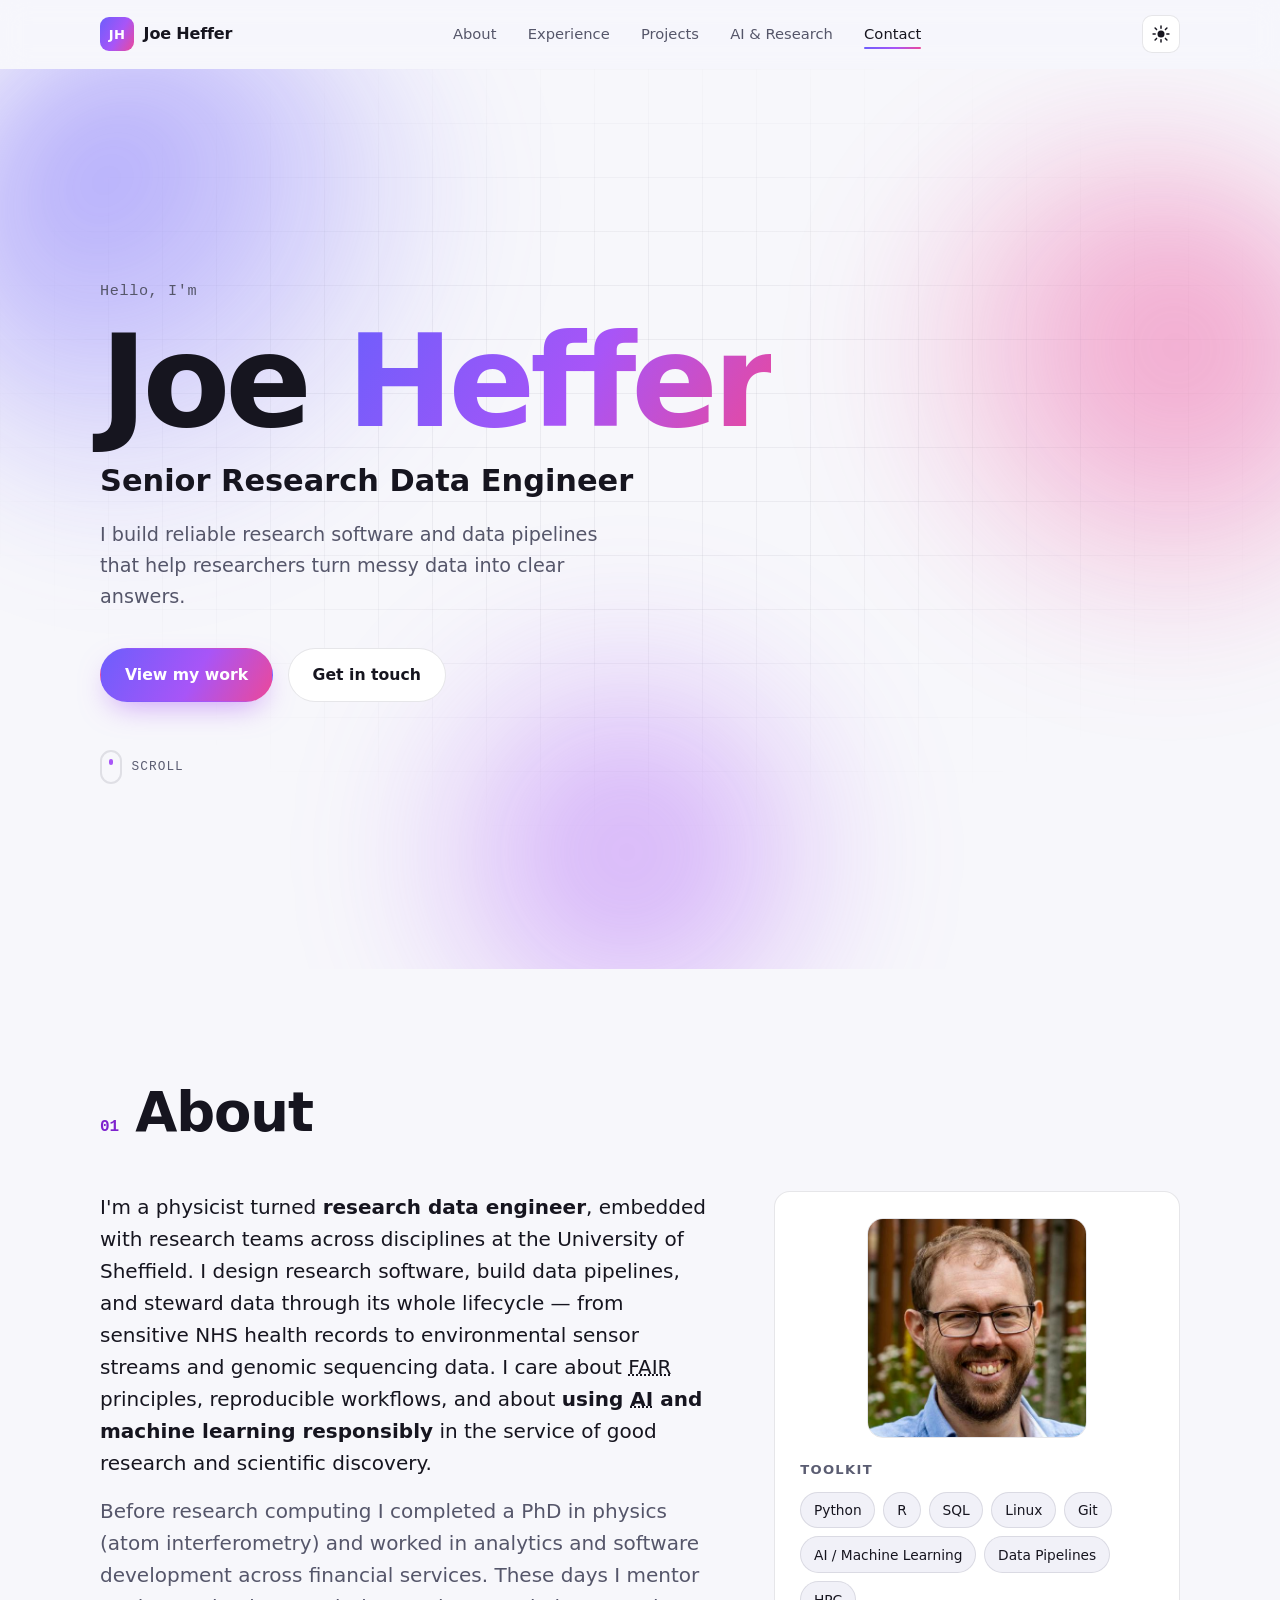
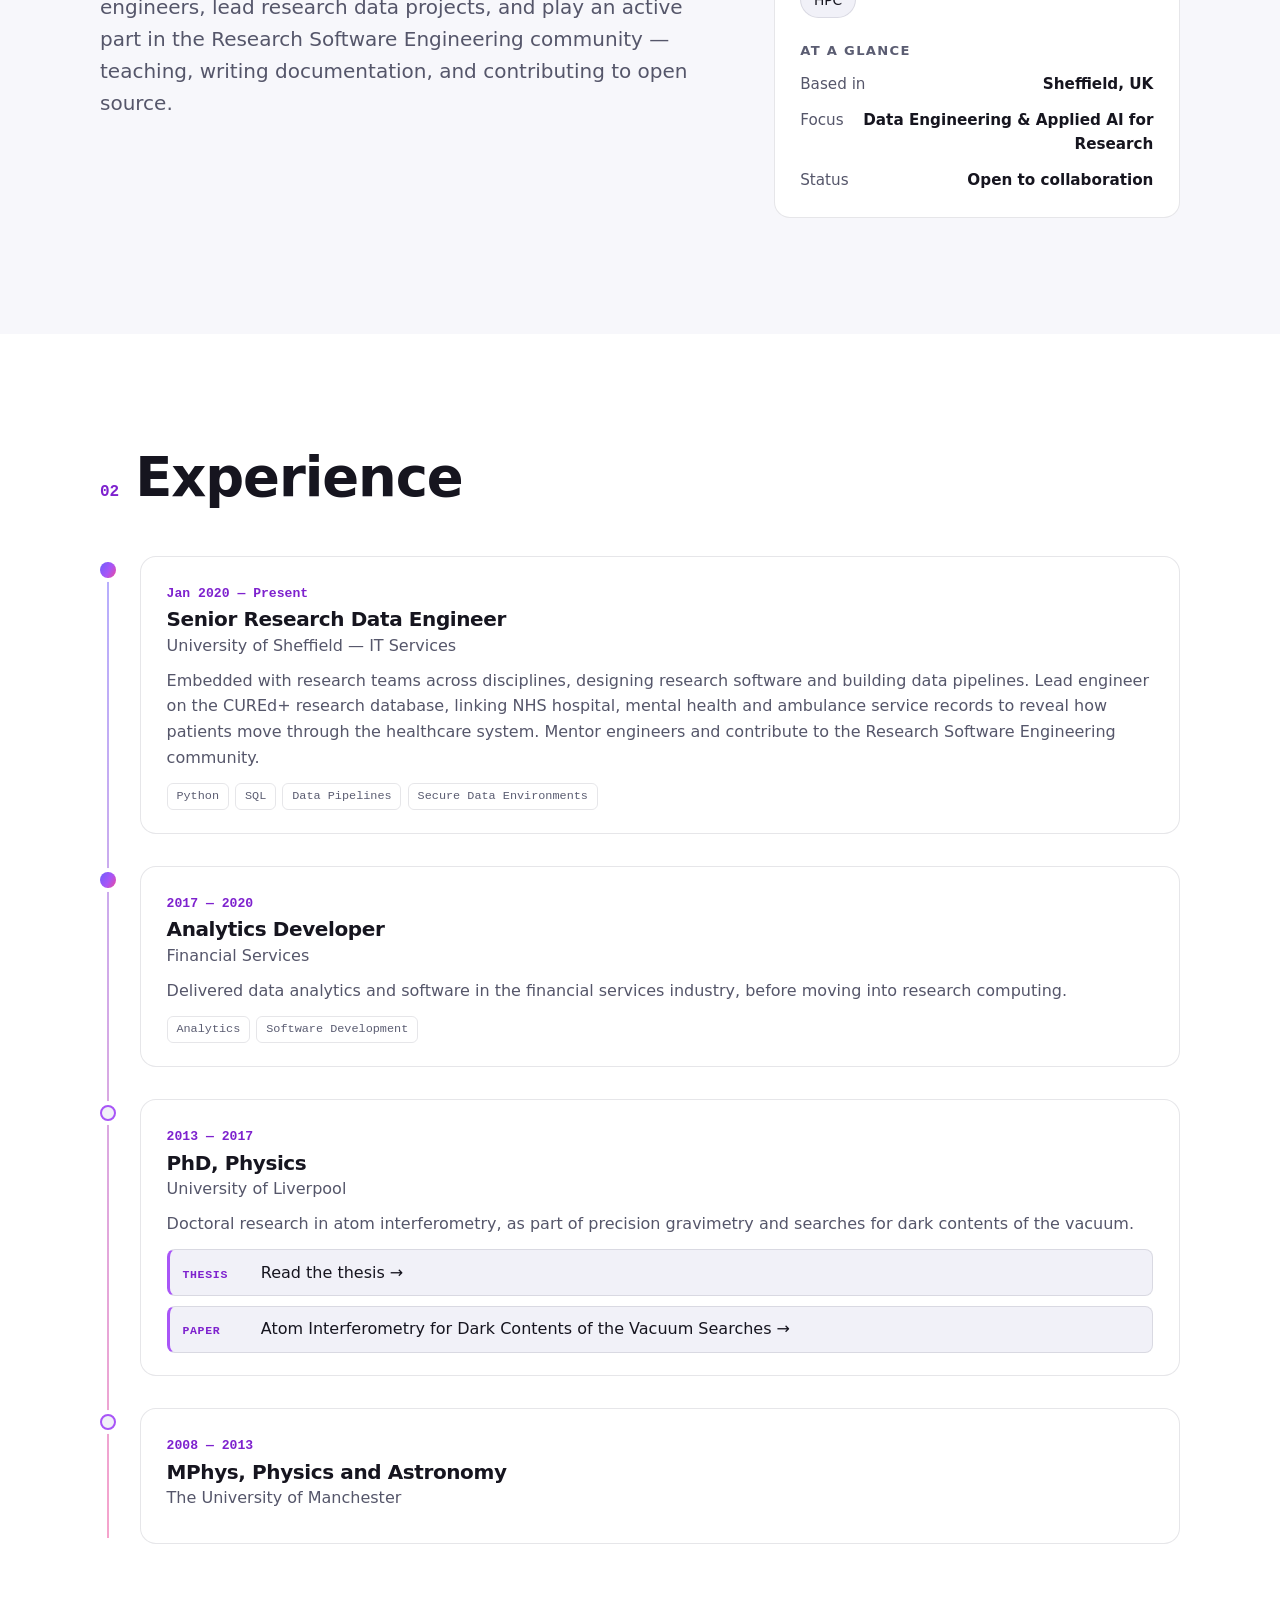
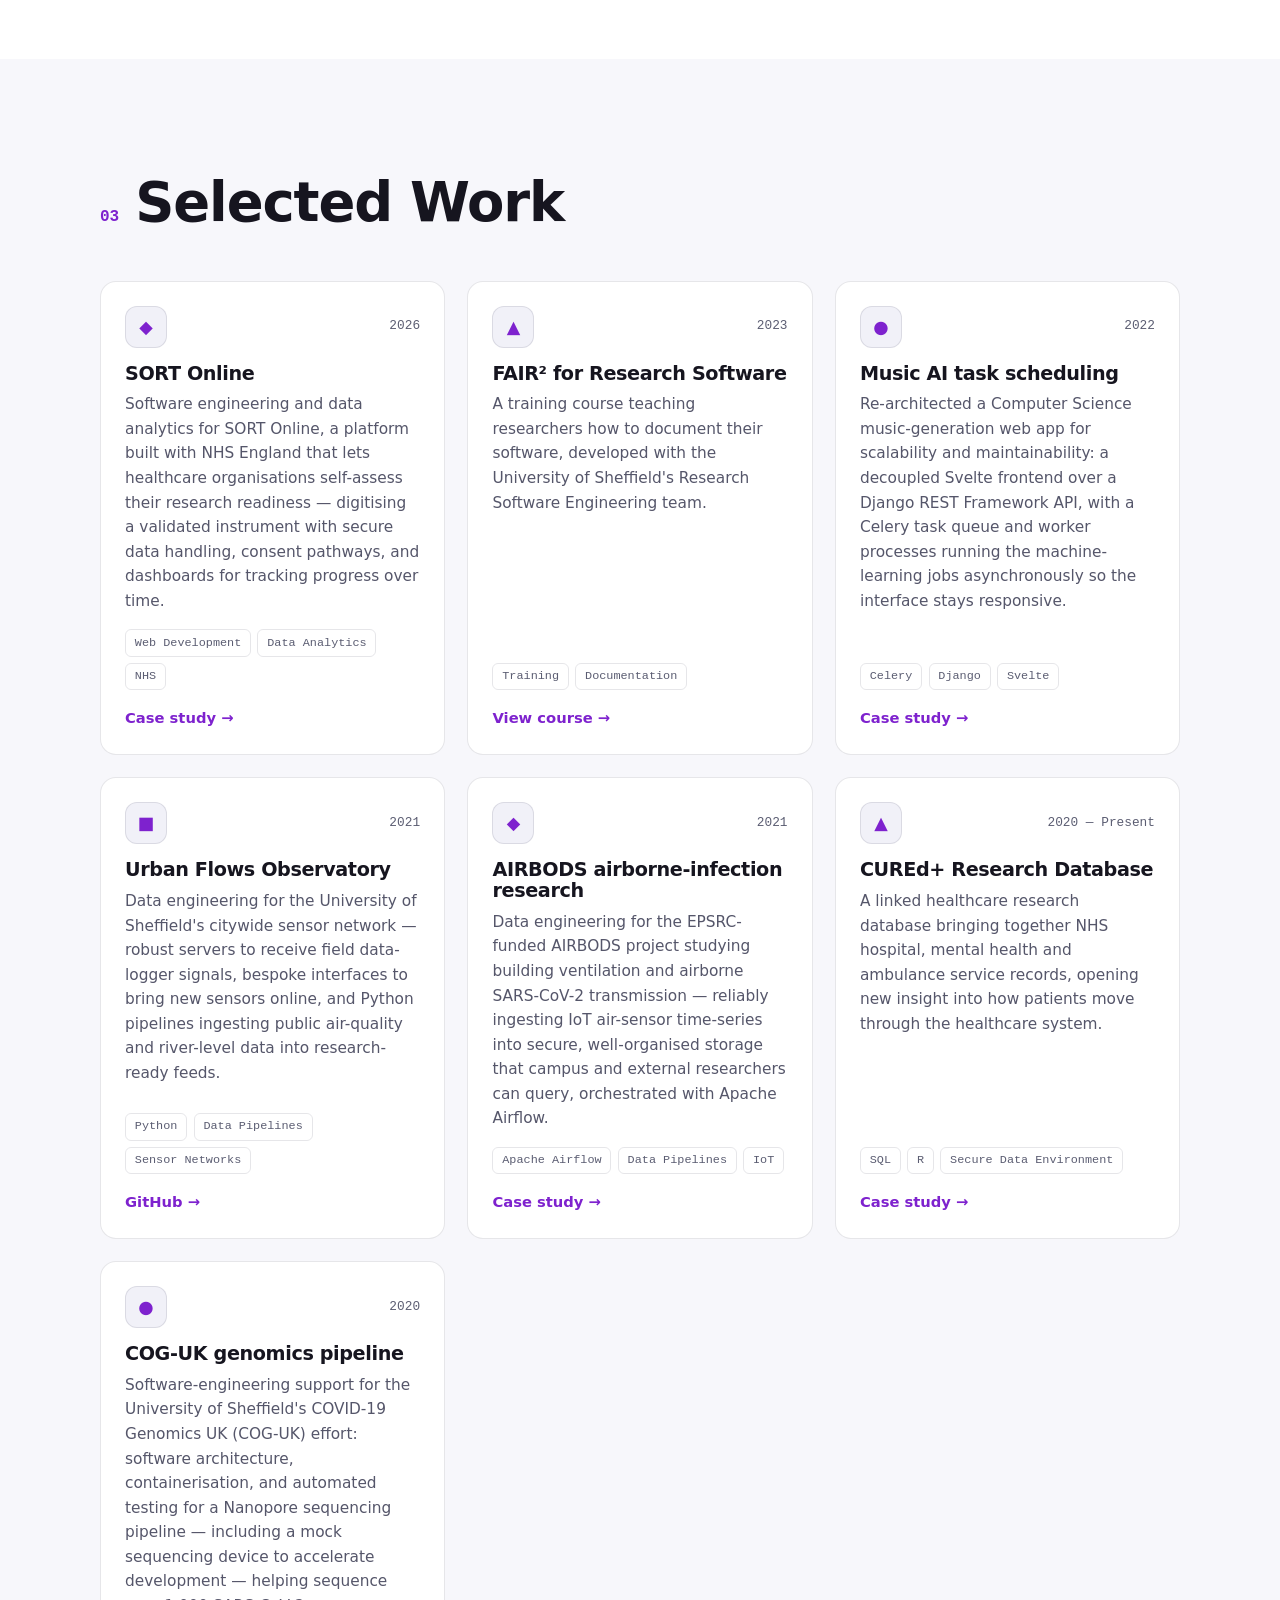
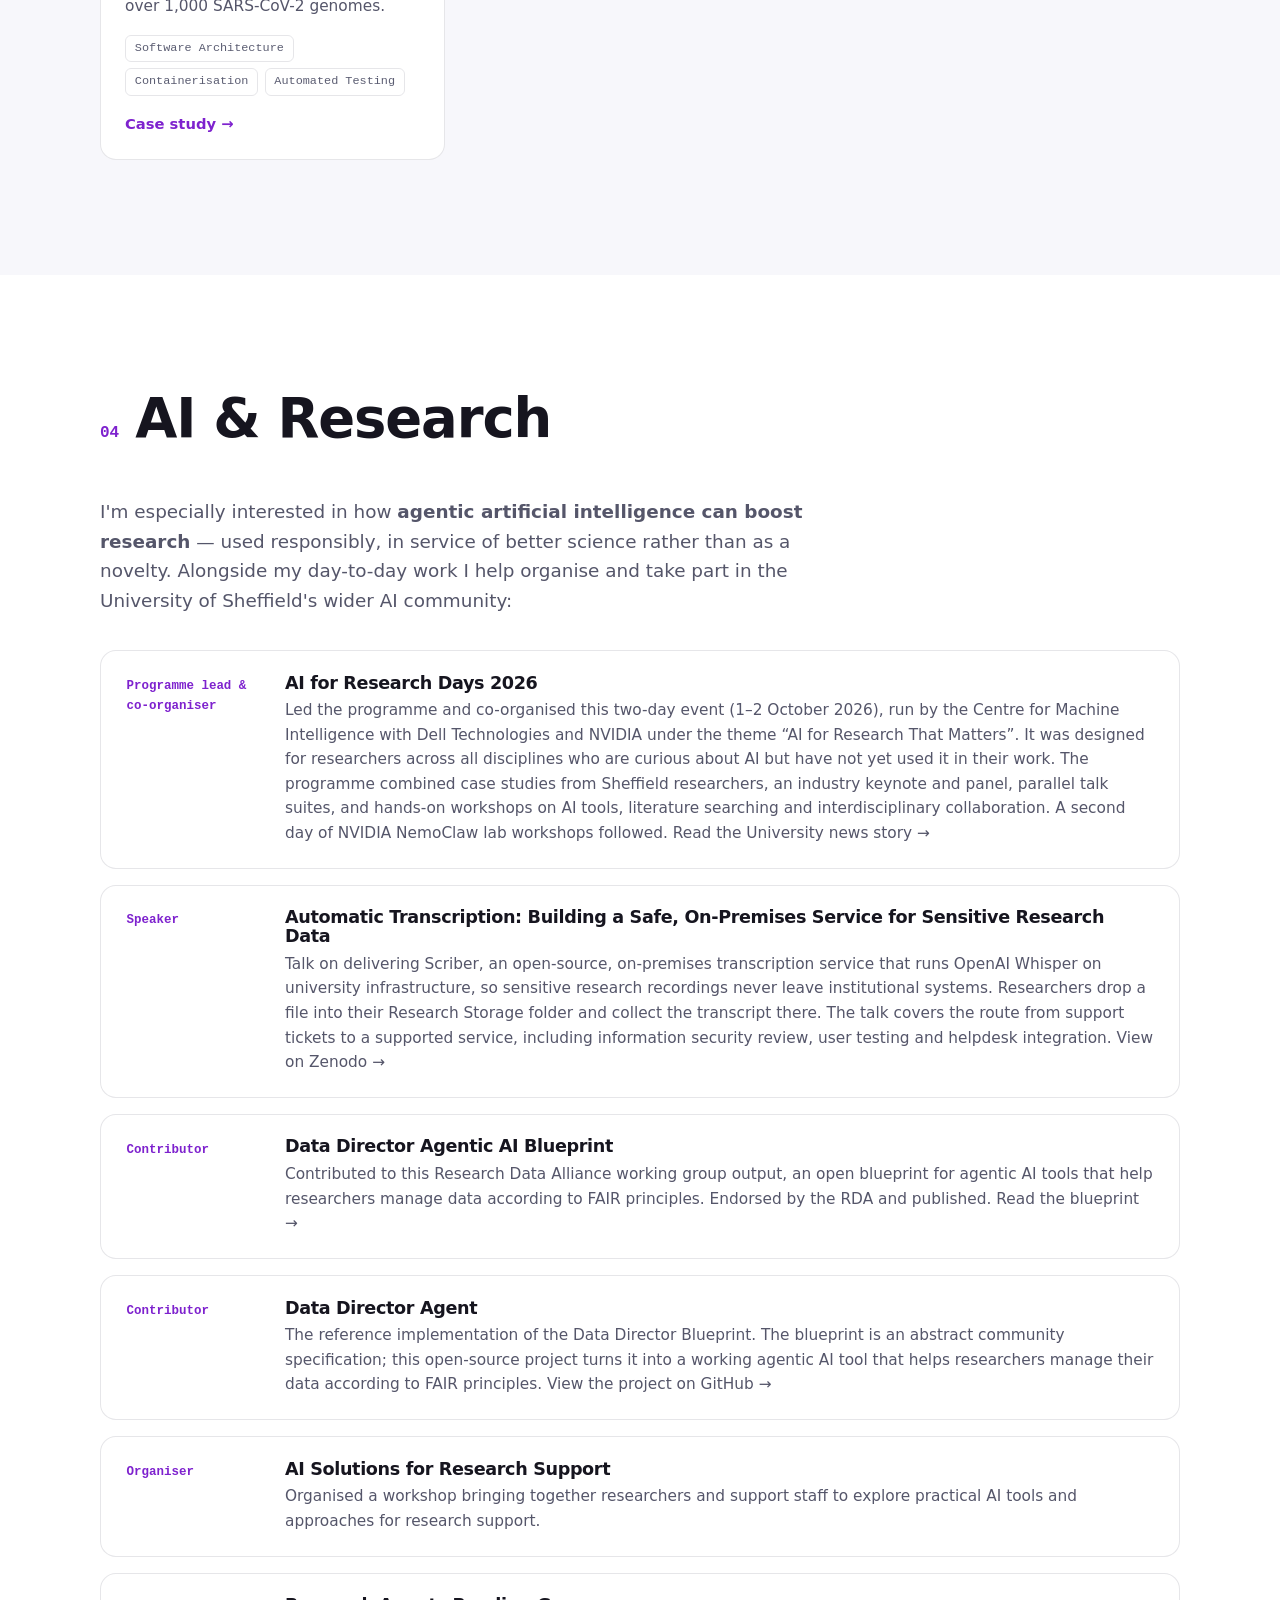
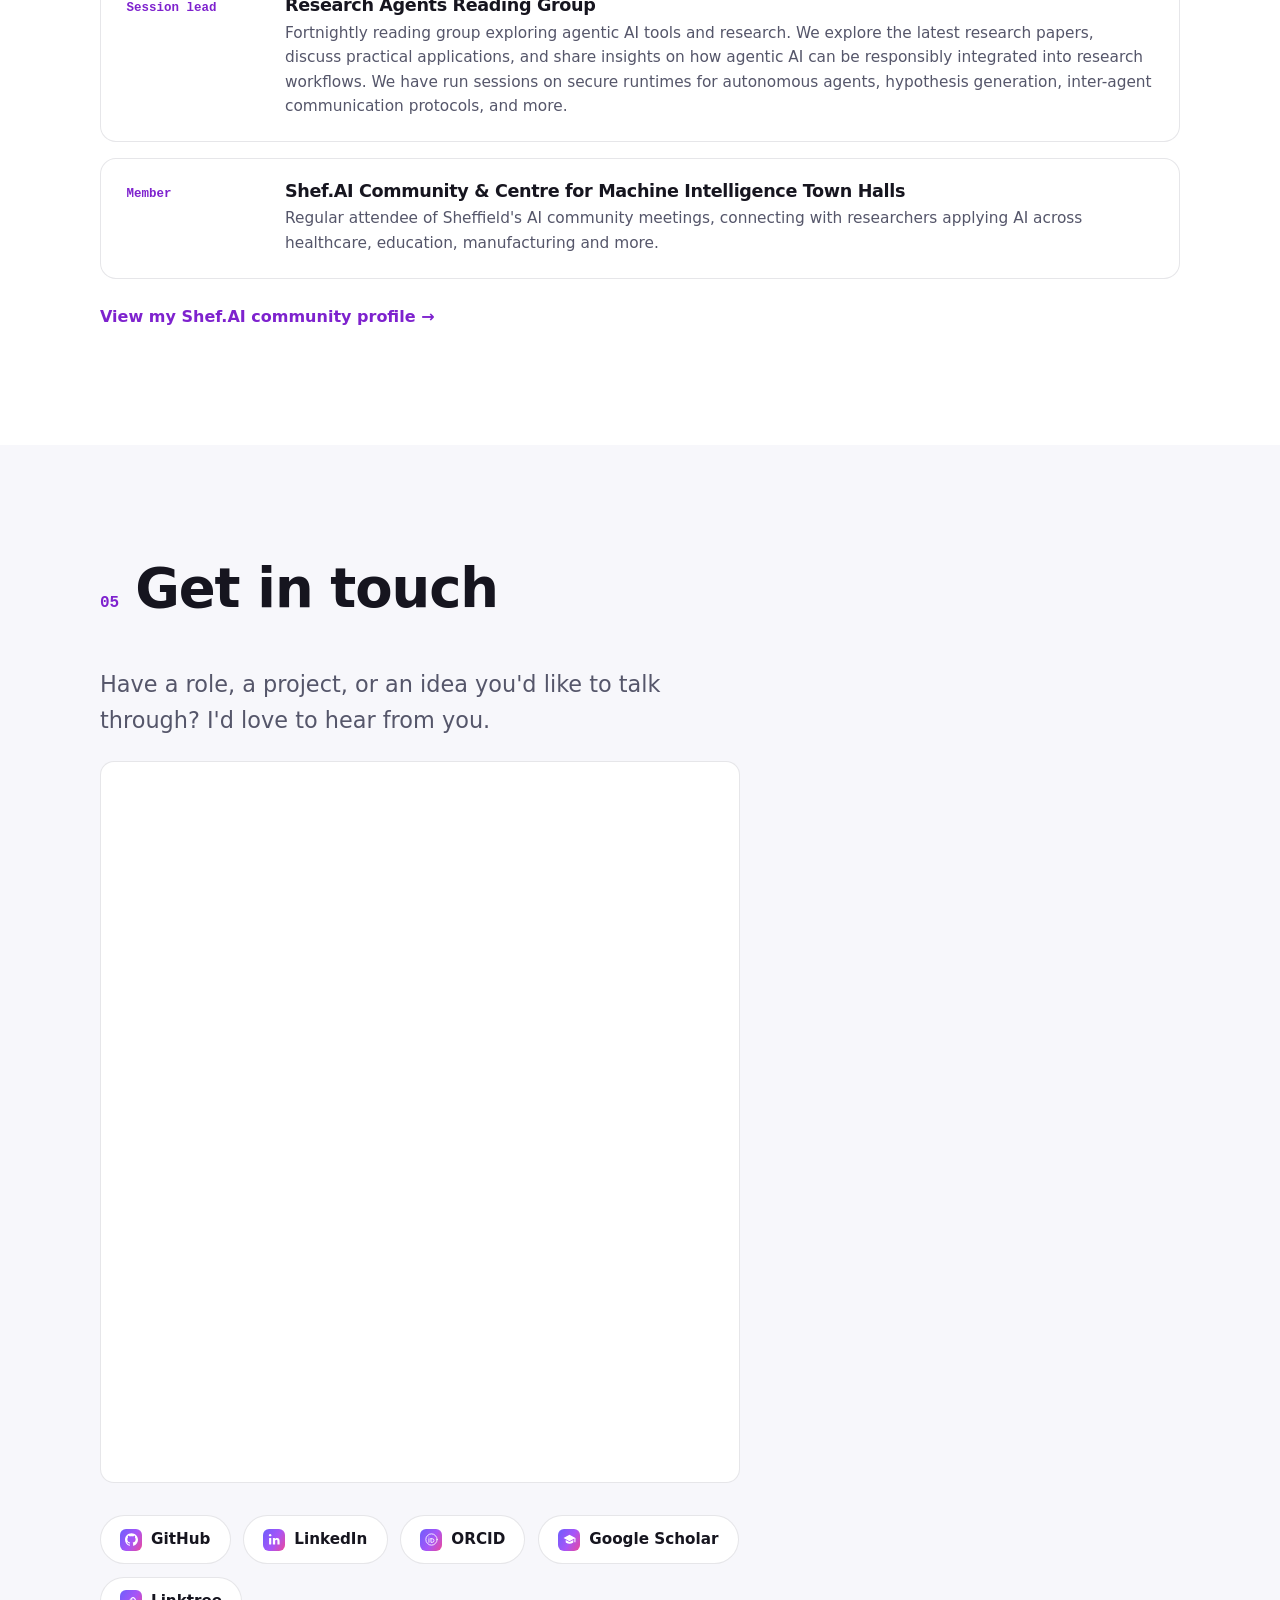
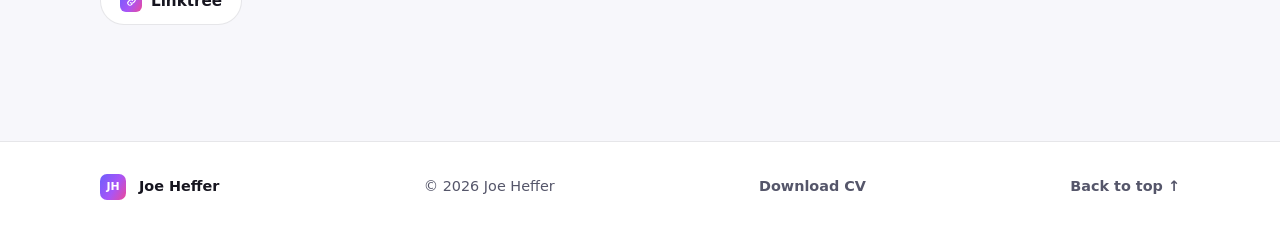
<file: index.html>
<!doctype html>
<html lang="en">
<head>
  <meta charset="utf-8" />
  <meta name="viewport" content="width=device-width, initial-scale=1" />
  <title>Joe Heffer — Senior Research Data Engineer | Sheffield CV</title>
  <meta name="description" content="Joe Heffer, Senior Research Data Engineer at the University of Sheffield, builds reproducible research software and data pipelines for health, environmental and genomic science." />
  <link rel="canonical" href="https://heffer.info/" />

  <!-- Open Graph / social preview -->
  <meta property="og:type" content="website" />
  <meta property="og:site_name" content="Joe Heffer | heffer.info" />
  <meta property="og:title" content="Joe Heffer — Senior Research Data Engineer" />
  <meta property="og:description" content="Senior Research Data Engineer at the University of Sheffield. Research software, data pipelines, and projects." />
  <meta property="og:url" content="https://heffer.info/" />
  <meta property="og:image" content="https://heffer.info/assets/images/og-image.png" />
  <meta property="og:image:width" content="1200" />
  <meta property="og:image:height" content="630" />
  <meta property="og:image:alt" content="Joe Heffer, Senior Research Data Engineer — View my CV & portfolio" />

  <meta name="twitter:card" content="summary_large_image" />
  <meta name="twitter:title" content="Joe Heffer — Senior Research Data Engineer" />
  <meta name="twitter:description" content="Senior Research Data Engineer at the University of Sheffield. Research software, data pipelines, and projects." />
  <meta name="twitter:image" content="https://heffer.info/assets/images/og-image.png" />
  <meta name="theme-color" content="#0b0b12" />

  <link rel="icon" href="assets/favicon.svg" type="image/svg+xml" />
  <link rel="apple-touch-icon" sizes="180x180" href="assets/apple-touch-icon.png" />
  <link rel="manifest" href="assets/site.webmanifest" />
  <link rel="stylesheet" href="assets/css/styles.css" />

  <!-- Set theme before first paint to avoid a flash of the wrong theme. -->
  <script>
    (function () {
      try {
        var t = localStorage.getItem('theme');
        if (!t) t = window.matchMedia('(prefers-color-scheme: light)').matches ? 'light' : 'dark';
        document.documentElement.setAttribute('data-theme', t);
      } catch (e) {
        document.documentElement.setAttribute('data-theme', 'dark');
      }
    })();
  </script>

  <script type="application/ld+json">
  {
    "@context": "https://schema.org",
    "@type": "Person",
    "@id": "https://heffer.info/#person",
    "name": "Joe Heffer",
    "url": "https://heffer.info/",
    "image": "https://heffer.info/assets/images/joe.jpeg",
    "jobTitle": "Senior Research Data Engineer",
    "description": "Physicist turned research data engineer, embedded with research teams at the University of Sheffield. Designs research software and data pipelines across health, environmental and genomic data, with a focus on FAIR principles, reproducible workflows, and the responsible use of AI/ML in research.",
    "worksFor": {
      "@type": "Organization",
      "name": "University of Sheffield",
      "url": "https://sheffield.ac.uk/"
    },
    "alumniOf": [
      {
        "@type": "CollegeOrUniversity",
        "name": "University of Liverpool"
      },
      {
        "@type": "CollegeOrUniversity",
        "name": "The University of Manchester"
      }
    ],
    "knowsAbout": [
      "Python", "R", "SQL", "Linux", "Git",
      "Artificial Intelligence", "Machine Learning",
      "Data Pipelines", "High Performance Computing",
      "FAIR Data Principles", "Research Software Engineering"
    ],
    "address": {
      "@type": "PostalAddress",
      "addressLocality": "Sheffield",
      "addressCountry": "GB"
    },
    "sameAs": [
      "https://github.com/Joe-Heffer-Shef",
      "https://www.linkedin.com/in/joe-heffer-50323743/",
      "https://orcid.org/0000-0001-8733-1117",
      "https://scholar.google.com/citations?user=4pj7w_0AAAAJ",
      "https://linktr.ee/joeheffer"
    ]
  }
  </script>
</head>
<body>
  <a class="skip-link" href="#main">Skip to content</a>

  <!-- ============================================================
       NAVIGATION
       ============================================================ -->
  <header class="nav" id="nav">
    <div class="nav__inner">
      <a class="nav__brand" href="#top" aria-label="Joe Heffer — home">
        <span class="nav__monogram" aria-hidden="true">JH</span>
        <span class="nav__name">Joe Heffer</span>
      </a>

      <nav class="nav__links" aria-label="Primary">
        <a href="#about">About</a>
        <a href="#experience">Experience</a>
        <a href="#projects">Projects</a>
        <a href="#ai">AI &amp; Research</a>
        <a href="#contact">Contact</a>
      </nav>

      <div class="nav__actions">
        <button class="theme-toggle" id="themeToggle" type="button"
                aria-label="Toggle color theme" title="Toggle theme">
          <svg class="theme-toggle__sun" viewBox="0 0 24 24" aria-hidden="true" width="20" height="20">
            <circle cx="12" cy="12" r="4.2" fill="currentColor"/>
            <g stroke="currentColor" stroke-width="1.8" stroke-linecap="round">
              <line x1="12" y1="2.5" x2="12" y2="5"/>
              <line x1="12" y1="19" x2="12" y2="21.5"/>
              <line x1="2.5" y1="12" x2="5" y2="12"/>
              <line x1="19" y1="12" x2="21.5" y2="12"/>
              <line x1="4.9" y1="4.9" x2="6.7" y2="6.7"/>
              <line x1="17.3" y1="17.3" x2="19.1" y2="19.1"/>
              <line x1="4.9" y1="19.1" x2="6.7" y2="17.3"/>
              <line x1="17.3" y1="6.7" x2="19.1" y2="4.9"/>
            </g>
          </svg>
          <svg class="theme-toggle__moon" viewBox="0 0 24 24" aria-hidden="true" width="20" height="20">
            <path d="M20 14.5A8 8 0 0 1 9.5 4a0.5 0.5 0 0 0-.7-.6A9 9 0 1 0 20.6 15.2a0.5 0.5 0 0 0-.6-.7z" fill="currentColor"/>
          </svg>
        </button>

        <button class="nav__toggle" id="navToggle" type="button"
                aria-label="Toggle menu" aria-expanded="false" aria-controls="nav">
          <span></span><span></span><span></span>
        </button>
      </div>
    </div>
  </header>

  <main id="main">
    <span id="top"></span>

    <!-- ============================================================
         HERO
         ============================================================ -->
    <section class="hero" aria-labelledby="hero-title">
      <div class="hero__bg" aria-hidden="true">
        <span class="hero__orb hero__orb--1"></span>
        <span class="hero__orb hero__orb--2"></span>
        <span class="hero__orb hero__orb--3"></span>
        <span class="hero__grid"></span>
      </div>

      <div class="hero__content container">
        <p class="hero__eyebrow reveal">Hello, I'm</p>
        <h1 class="hero__title reveal" id="hero-title">
          Joe <span class="grad">Heffer</span>
        </h1>
        <p class="hero__role reveal">Senior Research Data Engineer</p>
        <p class="hero__tagline reveal">
          I build reliable research software and data pipelines that help researchers turn messy data into clear answers.
        </p>

        <div class="hero__cta reveal">
          <a class="btn btn--primary" href="#projects">View my work</a>
          <a class="btn btn--ghost" href="#contact">Get in touch</a>
        </div>

        <div class="hero__scroll reveal" aria-hidden="true">
          <span class="hero__scroll-dot"></span>
          <span class="hero__scroll-label">Scroll</span>
        </div>
      </div>
    </section>

    <!-- ============================================================
         ABOUT
         ============================================================ -->
    <section class="section" id="about" aria-labelledby="about-title">
      <div class="container">
        <div class="section__head reveal">
          <span class="section__index">01</span>
          <h2 class="section__title" id="about-title">About</h2>
        </div>

        <div class="about">
          <div class="about__lead reveal">
            <p>
              I'm a physicist turned <strong>research data engineer</strong>, embedded with research teams
              across disciplines at the <a href="https://sheffield.ac.uk/">University of Sheffield</a>.
              I design research software, build data pipelines, and steward data through its whole lifecycle &mdash; from sensitive
              NHS health records to environmental sensor streams and genomic sequencing data.
              I care about <abbr title="Findable, Accessible, Interoperable, Reusable">FAIR</abbr> principles, reproducible workflows, and about <strong>using <abbr title="Artificial Intelligence">AI</abbr> and machine learning
              responsibly</strong> in the service of good research and scientific discovery.
            </p>
            <p>
              Before research computing I completed a PhD in physics (atom
              interferometry) and worked in analytics and software development across
              financial services. These days I mentor engineers, lead research data projects,
              and play an active part in the Research Software Engineering community &mdash;
              teaching, writing documentation, and contributing to open source.
            </p>
          </div>

          <aside class="about__aside reveal" aria-label="Skills and quick facts">
            <img class="about__portrait"
                 src="assets/images/joe.jpeg"
                 width="460" height="460"
                 loading="lazy" decoding="async"
                 alt="Joe Heffer" />

            <h3 class="about__aside-title">Toolkit</h3>
            <ul class="chips">
              <li class="chip">Python</li>
              <li class="chip">R</li>
              <li class="chip">SQL</li>
              <li class="chip">Linux</li>
              <li class="chip">Git</li>
              <li class="chip">AI / Machine Learning</li>
              <li class="chip">Data Pipelines</li>
              <li class="chip">HPC</li>
            </ul>

            <h3 class="about__aside-title">At a glance</h3>
            <ul class="facts">
              <li><span>Based in</span><strong>Sheffield, UK</strong></li>
              <li><span>Focus</span><strong>Data Engineering &amp; Applied AI for Research</strong></li>
              <li><span>Status</span><strong>Open to collaboration</strong></li>
            </ul>
          </aside>
        </div>
      </div>
    </section>

    <!-- ============================================================
         EXPERIENCE (timeline)
         ============================================================ -->
    <section class="section section--alt" id="experience" aria-labelledby="exp-title">
      <div class="container">
        <div class="section__head reveal">
          <span class="section__index">02</span>
          <h2 class="section__title" id="exp-title">Experience</h2>
        </div>

        <ol class="timeline">
          <li class="timeline__item reveal">
            <div class="timeline__marker" aria-hidden="true"></div>
            <div class="timeline__card">
              <div class="timeline__meta">
                <span class="timeline__date">Jan 2020 — Present</span>
              </div>
              <h3 class="timeline__role">Senior Research Data Engineer</h3>
              <p class="timeline__org">University of Sheffield — IT Services</p>
              <p class="timeline__desc">
                Embedded with research teams across disciplines, designing research
                software and building data pipelines. Lead engineer on the CUREd+ research
                database, linking NHS hospital, mental health and ambulance service records to
                reveal how patients move through the healthcare system. Mentor
                engineers and contribute to the Research Software Engineering community.
              </p>
              <ul class="timeline__tags">
                <li>Python</li><li>SQL</li><li>Data Pipelines</li><li>Secure Data Environments</li>
              </ul>
            </div>
          </li>

          <li class="timeline__item reveal">
            <div class="timeline__marker" aria-hidden="true"></div>
            <div class="timeline__card">
              <div class="timeline__meta">
                <span class="timeline__date">2017 — 2020</span>
              </div>
              <h3 class="timeline__role">Analytics Developer</h3>
              <p class="timeline__org">Financial Services</p>
              <p class="timeline__desc">
                Delivered data analytics and software in the financial services industry,
                before moving into research computing.
              </p>
              <ul class="timeline__tags">
                <li>Analytics</li><li>Software Development</li>
              </ul>
            </div>
          </li>

          <li class="timeline__item reveal">
            <div class="timeline__marker timeline__marker--edu" aria-hidden="true"></div>
            <div class="timeline__card">
              <div class="timeline__meta">
                <span class="timeline__date">2013 — 2017</span>
              </div>
              <h3 class="timeline__role">PhD, Physics</h3>
              <p class="timeline__org">University of Liverpool</p>
              <p class="timeline__desc">Doctoral research in atom interferometry, as part of precision gravimetry and searches for dark contents of the vacuum.</p>
              <ul class="timeline__pubs">
                <li>
                  <span class="timeline__pub-type">Thesis</span>
                  <a href="https://doi.org/10.17638/03014202" target="_blank" rel="noopener noreferrer">Read the thesis<span aria-hidden="true"> →</span></a>
                </li>
                <li>
                  <span class="timeline__pub-type">Paper</span>
                  <a href="https://doi.org/10.48550/arXiv.1705.09376" target="_blank" rel="noopener noreferrer">Atom Interferometry for Dark Contents of the Vacuum Searches<span aria-hidden="true"> →</span></a>
                </li>
              </ul>
            </div>
          </li>

          <li class="timeline__item reveal">
            <div class="timeline__marker timeline__marker--edu" aria-hidden="true"></div>
            <div class="timeline__card">
              <div class="timeline__meta">
                <span class="timeline__date">2008 — 2013</span>
              </div>
              <h3 class="timeline__role">MPhys, Physics and Astronomy</h3>
              <p class="timeline__org">The University of Manchester</p>
            </div>
          </li>
        </ol>
      </div>
    </section>

    <!-- ============================================================
         PROJECTS (card grid)
         ============================================================ -->
    <section class="section" id="projects" aria-labelledby="proj-title">
      <div class="container">
        <div class="section__head reveal">
          <span class="section__index">03</span>
          <h2 class="section__title" id="proj-title">Selected Work</h2>
        </div>

        <div class="cards">
          <article class="card reveal">
            <div class="card__top">
              <span class="card__icon" aria-hidden="true">◆</span>
              <span class="card__year">2026</span>
            </div>
            <h3 class="card__title">SORT Online</h3>
            <p class="card__desc">
              Software engineering and data analytics for SORT Online, a platform built with
              NHS England that lets healthcare organisations self-assess their research
              readiness — digitising a validated instrument with secure data handling, consent
              pathways, and dashboards for tracking progress over time.
            </p>
            <ul class="card__tags">
              <li>Web Development</li><li>Data Analytics</li><li>NHS</li>
            </ul>
            <a class="card__link" href="https://casestudiesrcg.blogspot.com/2026/02/supporting-nhs-research-readiness-with.html" target="_blank" rel="noopener noreferrer" aria-label="Read the SORT Online case study">
              Case study <span aria-hidden="true">→</span>
            </a>
          </article>

          <article class="card reveal">
            <div class="card__top">
              <span class="card__icon" aria-hidden="true">▲</span>
              <span class="card__year">2023</span>
            </div>
            <h3 class="card__title">FAIR² for Research Software</h3>
            <p class="card__desc">
              A training course teaching researchers how to document their software,
              developed with the University of Sheffield's Research Software Engineering team.
            </p>
            <ul class="card__tags">
              <li>Training</li><li>Documentation</li>
            </ul>
            <a class="card__link" href="https://fair2-for-research-software.github.io/Documentation/" target="_blank" rel="noopener noreferrer" aria-label="View the FAIR² for Research Software course">
              View course <span aria-hidden="true">→</span>
            </a>
          </article>

          <article class="card reveal">
            <div class="card__top">
              <span class="card__icon" aria-hidden="true">●</span>
              <span class="card__year">2022</span>
            </div>
            <h3 class="card__title">Music AI task scheduling</h3>
            <p class="card__desc">
              Re-architected a Computer Science music-generation web app for scalability and
              maintainability: a decoupled Svelte frontend over a Django REST Framework API, with
              a Celery task queue and worker processes running the machine-learning jobs
              asynchronously so the interface stays responsive.
            </p>
            <ul class="card__tags">
              <li>Celery</li><li>Django</li><li>Svelte</li>
            </ul>
            <a class="card__link" href="https://casestudiesrcg.blogspot.com/2022/11/asynchronous-task-scheduling-for-music.html" target="_blank" rel="noopener noreferrer" aria-label="Read the Music AI task scheduling case study">
              Case study <span aria-hidden="true">→</span>
            </a>
          </article>

          <article class="card reveal">
            <div class="card__top">
              <span class="card__icon" aria-hidden="true">■</span>
              <span class="card__year">2021</span>
            </div>
            <h3 class="card__title">Urban Flows Observatory</h3>
            <p class="card__desc">
              Data engineering for the University of Sheffield's citywide sensor network —
              robust servers to receive field data-logger signals, bespoke interfaces to
              bring new sensors online, and Python pipelines ingesting public air-quality
              and river-level data into research-ready feeds.
            </p>
            <ul class="card__tags">
              <li>Python</li><li>Data Pipelines</li><li>Sensor Networks</li>
            </ul>
            <a class="card__link" href="https://github.com/urban-flows/data-logger-server" target="_blank" rel="noopener noreferrer" aria-label="View on GitHub">
              GitHub <span aria-hidden="true">→</span>
            </a>
          </article>

          <article class="card reveal">
            <div class="card__top">
              <span class="card__icon" aria-hidden="true">◆</span>
              <span class="card__year">2021</span>
            </div>
            <h3 class="card__title">AIRBODS airborne-infection research</h3>
            <p class="card__desc">
              Data engineering for the EPSRC-funded AIRBODS project studying building ventilation
              and airborne SARS-CoV-2 transmission — reliably ingesting IoT air-sensor time-series
              into secure, well-organised storage that campus and external researchers can query,
              orchestrated with Apache Airflow.
            </p>
            <ul class="card__tags">
              <li>Apache Airflow</li><li>Data Pipelines</li><li>IoT</li>
            </ul>
            <a class="card__link" href="https://casestudiesrcg.blogspot.com/2021/11/supporting-airborne-infection-research.html" target="_blank" rel="noopener noreferrer" aria-label="Read the AIRBODS case study">
              Case study <span aria-hidden="true">→</span>
            </a>
          </article>

          <article class="card reveal">
            <div class="card__top">
              <span class="card__icon" aria-hidden="true">▲</span>
              <span class="card__year">2020 — Present</span>
            </div>
            <h3 class="card__title">CUREd+ Research Database</h3>
            <p class="card__desc">
              A linked healthcare research database bringing together NHS hospital,
              mental health and ambulance service records, opening new insight into how
              patients move through the healthcare system.
            </p>
            <ul class="card__tags">
              <li>SQL</li><li>R</li><li>Secure Data Environment</li>
            </ul>
            <a class="card__link" href="https://n8cir.org.uk/case-studies/research-data-steward/joe-heffer/" target="_blank" rel="noopener noreferrer" aria-label="Read the case study">
              Case study <span aria-hidden="true">→</span>
            </a>
          </article>

          <article class="card reveal">
            <div class="card__top">
              <span class="card__icon" aria-hidden="true">●</span>
              <span class="card__year">2020</span>
            </div>
            <h3 class="card__title">COG-UK genomics pipeline</h3>
            <p class="card__desc">
              Software-engineering support for the University of Sheffield's COVID-19
              Genomics UK (COG-UK) effort: software architecture, containerisation, and
              automated testing for a Nanopore sequencing pipeline — including a mock
              sequencing device to accelerate development — helping sequence over 1,000
              SARS-CoV-2 genomes.
            </p>
            <ul class="card__tags">
              <li>Software Architecture</li><li>Containerisation</li><li>Automated Testing</li>
            </ul>
            <a class="card__link" href="https://casestudiesrcg.blogspot.com/2021/02/coronavirus-pandemic-helping-national.html" target="_blank" rel="noopener noreferrer" aria-label="Read the COG-UK genomics case study">
              Case study <span aria-hidden="true">→</span>
            </a>
          </article>
        </div>
      </div>
    </section>

    <!-- ============================================================
         AI & RESEARCH COMMUNITY
         ============================================================ -->
    <section class="section section--alt" id="ai" aria-labelledby="ai-title">
      <div class="container">
        <div class="section__head reveal">
          <span class="section__index">04</span>
          <h2 class="section__title" id="ai-title">AI &amp; Research</h2>
        </div>

        <p class="ai__intro reveal">
          I'm especially interested in how <strong>agentic artificial intelligence can boost research</strong> &mdash; used responsibly,
          in service of better science rather than as a novelty. Alongside my day-to-day
          work I help organise and take part in the University of Sheffield's wider AI
          community:
        </p>

        <ul class="ai-list">
          <li class="ai-list__item reveal">
            <span class="ai-list__role">Programme lead &amp; co-organiser</span>
            <div class="ai-list__body">
              <h3 class="ai-list__title">
                <a href="https://sites.google.com/sheffield.ac.uk/ai-research-day/" target="_blank" rel="noopener noreferrer">
                  AI for Research Days 2026
                </a>
              </h3>
              <p>
                Led the programme and co-organised this two-day event (1&ndash;2 October 2026), run by the
                Centre for Machine Intelligence with Dell Technologies and NVIDIA under the theme
                &ldquo;AI for Research That Matters&rdquo;. It was designed for researchers across all
                disciplines who are curious about AI but have not yet used it in their work. The programme
                combined case studies from Sheffield researchers, an industry keynote and panel, parallel talk
                suites, and hands-on workshops on AI tools, literature searching and interdisciplinary
                collaboration. A second day of NVIDIA NemoClaw lab workshops followed.
                <a href="https://sheffield.ac.uk/machine-intelligence/news/sheffield-researchers-explore-ai-research-matters" target="_blank" rel="noopener noreferrer">Read the University news story<span aria-hidden="true"> →</span></a>
              </p>
            </div>
          </li>

          <li class="ai-list__item reveal">
            <span class="ai-list__role">Speaker</span>
            <div class="ai-list__body">
              <h3 class="ai-list__title">
                <a href="https://doi.org/10.5281/zenodo.22234723" target="_blank" rel="noopener noreferrer">
                  Automatic Transcription: Building a Safe, On-Premises Service for Sensitive Research Data
                </a>
              </h3>
              <p>
                Talk on delivering Scriber, an open-source, on-premises transcription service that runs
                OpenAI Whisper on university infrastructure, so sensitive research recordings never leave
                institutional systems. Researchers drop a file into their Research Storage folder and
                collect the transcript there. The talk covers the route from support tickets to a supported
                service, including information security review, user testing and helpdesk integration.
                <a href="https://doi.org/10.5281/zenodo.22234723" target="_blank" rel="noopener noreferrer">View on Zenodo<span aria-hidden="true"> →</span></a>
              </p>
            </div>
          </li>

          <li class="ai-list__item reveal">
            <span class="ai-list__role">Contributor</span>
            <div class="ai-list__body">
              <h3 class="ai-list__title">
                <a href="https://doi.org/10.15497/RDA00157" target="_blank" rel="noopener noreferrer">
                  Data Director Agentic AI Blueprint
                </a>
              </h3>
              <p>
                Contributed to this Research Data Alliance working group output, an open
                blueprint for agentic AI tools that help researchers manage data according
                to FAIR principles. Endorsed by the RDA and published.
                <a href="https://doi.org/10.15497/RDA00157" target="_blank" rel="noopener noreferrer">Read the blueprint<span aria-hidden="true"> →</span></a>
              </p>
            </div>
          </li>

          <li class="ai-list__item reveal">
            <span class="ai-list__role">Contributor</span>
            <div class="ai-list__body">
              <h3 class="ai-list__title">
                <a href="https://github.com/data-director-agent/data-director" target="_blank" rel="noopener noreferrer">
                  Data Director Agent
                </a>
              </h3>
              <p>
                The reference implementation of the Data Director Blueprint. The blueprint is an abstract
                community specification; this open-source project turns it into a working agentic AI tool
                that helps researchers manage their data according to FAIR principles.
                <a href="https://github.com/data-director-agent/data-director" target="_blank" rel="noopener noreferrer">View the project on GitHub<span aria-hidden="true"> →</span></a>
              </p>
            </div>
          </li>

          <li class="ai-list__item reveal">
            <span class="ai-list__role">Organiser</span>
            <div class="ai-list__body">
              <h3 class="ai-list__title">
                <a href="https://newsrcg.blogspot.com/2025/10/ai-solutions-for-research-support.html" target="_blank" rel="noopener noreferrer">
                  AI Solutions for Research Support
                </a>
              </h3>
              <p>
                Organised a workshop bringing together researchers and support staff to
                explore practical AI tools and approaches for research support.
              </p>
            </div>
          </li>

          <li class="ai-list__item reveal">
            <span class="ai-list__role">Session lead</span>
            <div class="ai-list__body">
              <h3 class="ai-list__title">
                <a href="https://github.com/EdwinB12/Agents-Reading-Group" target="_blank" rel="noopener noreferrer">
                  Research Agents Reading Group
                </a>
              </h3>
              <p>
                Fortnightly reading group exploring agentic AI tools and research. We explore the latest research papers,
                discuss practical applications, and share insights on how agentic AI can be responsibly integrated into research workflows.
                We have run sessions on secure runtimes for autonomous agents, hypothesis generation, inter-agent communication protocols, and more.
              </p>
            </div>
          </li>

          <li class="ai-list__item reveal">
            <span class="ai-list__role">Member</span>
            <div class="ai-list__body">
              <h3 class="ai-list__title">
                <a href="https://sheffield.ac.uk/machine-intelligence/events" target="_blank" rel="noopener noreferrer">
                  Shef.AI Community &amp; Centre for Machine Intelligence Town Halls
                </a>
              </h3>
              <p>
                Regular attendee of Sheffield's AI community meetings, connecting with
                researchers applying AI across healthcare, education, manufacturing and more.
              </p>
            </div>
          </li>
        </ul>

        <p class="ai__profile reveal">
          <a href="https://shef-ai.github.io/single-profile.html?user=joe-heffer" target="_blank" rel="noopener noreferrer">
            View my Shef.AI community profile <span aria-hidden="true">→</span>
          </a>
        </p>
      </div>
    </section>

    <!-- ============================================================
         CONTACT
         ============================================================ -->
    <section class="section" id="contact" aria-labelledby="contact-title">
      <div class="container">
        <div class="section__head reveal">
          <span class="section__index">05</span>
          <h2 class="section__title" id="contact-title">Get in touch</h2>
        </div>

        <div class="contact reveal">
          <p class="contact__lead">
            Have a role, a project, or an idea you'd like to talk through?
            I'd love to hear from you.
          </p>

          <div class="contact__form">
            <iframe
              src="https://docs.google.com/forms/d/e/1FAIpQLSfeV8oL4LqM-h-E5A3QnIrckP7bcM_HCn5IJ2QtkZK4o6SVzg/viewform?embedded=true"
              title="Contact form"
              height="720"
              loading="lazy">
              Loading…
            </iframe>
          </div>

          <ul class="contact__links">
            <li>
              <a href="https://github.com/Joe-Heffer-Shef" target="_blank" rel="noopener noreferrer">
                <span class="contact__ico" aria-hidden="true">
                  <svg viewBox="0 0 24 24" fill="currentColor"><path d="M12 .297c-6.63 0-12 5.373-12 12 0 5.303 3.438 9.8 8.205 11.385.6.113.82-.258.82-.577 0-.285-.01-1.04-.015-2.04-3.338.724-4.042-1.61-4.042-1.61C4.422 18.07 3.633 17.7 3.633 17.7c-1.087-.744.084-.729.084-.729 1.205.084 1.838 1.236 1.838 1.236 1.07 1.835 2.809 1.305 3.495.998.108-.776.417-1.305.76-1.605-2.665-.3-5.466-1.332-5.466-5.93 0-1.31.465-2.38 1.235-3.22-.135-.303-.54-1.523.105-3.176 0 0 1.005-.322 3.3 1.23.96-.267 1.98-.399 3-.405 1.02.006 2.04.138 3 .405 2.28-1.552 3.285-1.23 3.285-1.23.645 1.653.24 2.873.12 3.176.765.84 1.23 1.91 1.23 3.22 0 4.61-2.805 5.625-5.475 5.92.42.36.81 1.096.81 2.22 0 1.606-.015 2.896-.015 3.286 0 .315.21.69.825.57C20.565 22.092 24 17.592 24 12.297c0-6.627-5.373-12-12-12"/></svg>
                </span> GitHub
              </a>
            </li>
            <li>
              <a href="https://www.linkedin.com/in/joe-heffer-50323743/" target="_blank" rel="noopener noreferrer">
                <span class="contact__ico" aria-hidden="true">
                  <svg viewBox="0 0 24 24" fill="currentColor">
                    <rect x="2" y="9" width="4" height="12" rx=".5"/>
                    <circle cx="4" cy="4" r="2.2"/>
                    <path d="M9 9h3.8v1.9h.05c.53-.95 1.83-1.9 3.77-1.9 4.03 0 4.78 2.5 4.78 5.76V21h-4v-5.6c0-1.34-.03-3.06-1.95-3.06-1.95 0-2.25 1.44-2.25 2.96V21H9z"/>
                  </svg>
                </span> LinkedIn
              </a>
            </li>
            <li>
              <a href="https://orcid.org/0000-0001-8733-1117" target="_blank" rel="noopener noreferrer">
                <span class="contact__ico" aria-hidden="true">
                  <svg viewBox="0 0 24 24" fill="none" stroke="currentColor" stroke-width="1.6" stroke-linecap="round">
                    <circle cx="12" cy="12" r="10.4"/>
                    <circle cx="7.3" cy="7.3" r=".9" fill="currentColor" stroke="none"/>
                    <line x1="7.3" y1="10.6" x2="7.3" y2="17.3"/>
                    <path d="M11 10.6v6.7h2.2a3.35 3.35 0 0 0 0-6.7H11z"/>
                  </svg>
                </span> ORCID
              </a>
            </li>
            <li>
              <a href="https://scholar.google.com/citations?user=4pj7w_0AAAAJ" target="_blank" rel="noopener noreferrer">
                <span class="contact__ico" aria-hidden="true">
                  <svg viewBox="0 0 24 24" fill="currentColor">
                    <path d="M12 3 1 9l11 6 9-4.9V17h2V9L12 3Z"/>
                    <path d="M5 12.7V17c0 .4.3.8.7 1C7.7 19.1 9.8 20 12 20s4.3-.9 6.3-2c.4-.2.7-.6.7-1v-4.3l-7 3.8-7-3.8Z"/>
                  </svg>
                </span> Google Scholar
              </a>
            </li>
            <li>
              <a href="https://linktr.ee/joeheffer" target="_blank" rel="noopener noreferrer">
                <span class="contact__ico" aria-hidden="true">
                  <svg viewBox="0 0 24 24" fill="none" stroke="currentColor" stroke-width="2" stroke-linecap="round" stroke-linejoin="round">
                    <path d="M10 14a4 4 0 0 0 5.66 0l2-2a4 4 0 0 0-5.66-5.66l-1 1"/>
                    <path d="M14 10a4 4 0 0 0-5.66 0l-2 2a4 4 0 0 0 5.66 5.66l1-1"/>
                  </svg>
                </span> Linktree
              </a>
            </li>
          </ul>
        </div>
      </div>
    </section>
  </main>

  <footer class="footer">
    <div class="container footer__inner">
      <span class="footer__brand"><span aria-hidden="true">JH</span> Joe Heffer</span>
      <span class="footer__note">© <span id="year">2026</span> Joe Heffer</span>
      <a class="footer__top" href="assets/cv.pdf" download>Download CV</a>
      <a class="footer__top" href="#top">Back to top ↑</a>
    </div>
  </footer>

  <script src="assets/js/main.js" defer></script>
</body>
</html>
</file>
<file: assets/css/styles.css>
/* ============================================================
   Joe Heffer — personal CV site
   Bold & modern, dependency-free. Design tokens live in :root.
   ============================================================ */

/* ---------- Design tokens ---------- */
:root {
  --font-sans: system-ui, -apple-system, "Segoe UI", Roboto, Helvetica, Arial, sans-serif;
  --font-mono: ui-monospace, "SF Mono", Menlo, Consolas, "Liberation Mono", monospace;

  /* Brand gradient stops */
  --brand-1: #6d5efc;   /* indigo  */
  --brand-2: #a855f7;   /* violet  */
  --brand-3: #ec4899;   /* pink    */
  --brand-2-text: var(--brand-2); /* brand-2 as foreground text; darkened in light theme for contrast */
  --grad: linear-gradient(120deg, var(--brand-1), var(--brand-2) 55%, var(--brand-3));

  --radius: 16px;
  --radius-sm: 10px;
  --maxw: 1080px;

  --ease: cubic-bezier(.22, 1, .36, 1);
  --shadow: 0 20px 50px -20px rgba(20, 12, 60, .45);

  --space: clamp(4rem, 9vw, 8rem);
}

/* Dark theme (default) */
:root[data-theme="dark"] {
  --bg: #0b0b12;
  --bg-alt: #101020;
  --surface: rgba(255, 255, 255, .04);
  --surface-2: rgba(255, 255, 255, .06);
  --border: rgba(255, 255, 255, .10);
  --text: #eef0f6;
  --muted: #a4a7b8;
  --muted-2: #7b7e90;
  --nav-bg: rgba(11, 11, 18, .72);
  --ring: rgba(168, 85, 247, .55);
  color-scheme: dark;
}

/* Light theme */
:root[data-theme="light"] {
  --bg: #f7f7fb;
  --bg-alt: #ffffff;
  --surface: #ffffff;
  --surface-2: #f1f1f8;
  --border: rgba(18, 16, 40, .10);
  --text: #16151f;
  --muted: #55566a;
  --muted-2: #5b5d72;
  --brand-2-text: #7e22ce;
  --nav-bg: rgba(247, 247, 251, .78);
  --ring: rgba(109, 94, 252, .45);
  --shadow: 0 20px 50px -24px rgba(60, 40, 120, .28);
  color-scheme: light;
}

/* ---------- Base ---------- */
* { box-sizing: border-box; }

html { scroll-behavior: smooth; }
@media (prefers-reduced-motion: reduce) {
  html { scroll-behavior: auto; }
}

body {
  margin: 0;
  font-family: var(--font-sans);
  background: var(--bg);
  color: var(--text);
  line-height: 1.6;
  -webkit-font-smoothing: antialiased;
  text-rendering: optimizeLegibility;
  overflow-x: hidden;
}

h1, h2, h3 { line-height: 1.08; margin: 0; letter-spacing: -.02em; }
p { margin: 0 0 1rem; }
a { color: inherit; text-decoration: none; }
img { max-width: 100%; display: block; }

.container { width: min(100% - 2.5rem, var(--maxw)); margin-inline: auto; }

.grad {
  background: var(--grad);
  -webkit-background-clip: text;
  background-clip: text;
  color: transparent;
}

:focus-visible {
  outline: 2px solid var(--ring);
  outline-offset: 3px;
  border-radius: 4px;
}

.skip-link {
  position: absolute;
  left: -999px;
  top: .5rem;
  z-index: 200;
  background: var(--brand-1);
  color: #fff;
  padding: .6rem 1rem;
  border-radius: 8px;
}
.skip-link:focus { left: .75rem; }

/* ---------- Navigation ---------- */
.nav {
  position: sticky;
  top: 0;
  z-index: 100;
  background: var(--nav-bg);
  backdrop-filter: saturate(180%) blur(14px);
  -webkit-backdrop-filter: saturate(180%) blur(14px);
  border-bottom: 1px solid transparent;
  transition: border-color .3s var(--ease);
}
.nav.is-scrolled { border-bottom-color: var(--border); }

.nav__inner {
  width: min(100% - 2.5rem, var(--maxw));
  margin-inline: auto;
  display: flex;
  align-items: center;
  justify-content: space-between;
  gap: 1rem;
  height: 68px;
}

.nav__brand { display: flex; align-items: center; gap: .6rem; font-weight: 700; }
.nav__monogram {
  display: grid;
  place-items: center;
  width: 34px; height: 34px;
  border-radius: 9px;
  background: var(--grad);
  color: #fff;
  font-size: .82rem;
  font-weight: 800;
  letter-spacing: .02em;
  box-shadow: var(--shadow);
}
.nav__name { font-size: 1rem; letter-spacing: -.01em; }

.nav__links { display: flex; gap: .35rem; }
.nav__links a {
  position: relative;
  padding: .5rem .8rem;
  font-size: .92rem;
  color: var(--muted);
  border-radius: 8px;
  transition: color .2s var(--ease), background .2s var(--ease);
}
.nav__links a:hover { color: var(--text); background: var(--surface); }
.nav__links a.is-active { color: var(--text); }
.nav__links a.is-active::after {
  content: "";
  position: absolute;
  left: .8rem; right: .8rem; bottom: .28rem;
  height: 2px;
  border-radius: 2px;
  background: var(--grad);
}

.nav__actions { display: flex; align-items: center; gap: .5rem; }

.theme-toggle {
  display: grid;
  place-items: center;
  width: 38px; height: 38px;
  border: 1px solid var(--border);
  border-radius: 10px;
  background: var(--surface);
  color: var(--text);
  cursor: pointer;
  transition: background .2s var(--ease), transform .2s var(--ease), border-color .2s var(--ease);
}
.theme-toggle:hover { background: var(--surface-2); transform: translateY(-1px); }
.theme-toggle__sun { display: none; }
.theme-toggle__moon { display: block; }
:root[data-theme="light"] .theme-toggle__sun { display: block; }
:root[data-theme="light"] .theme-toggle__moon { display: none; }

.nav__toggle {
  display: none;
  flex-direction: column;
  justify-content: center;
  gap: 5px;
  width: 40px; height: 38px;
  border: 1px solid var(--border);
  border-radius: 10px;
  background: var(--surface);
  cursor: pointer;
  padding: 0 9px;
}
.nav__toggle span {
  height: 2px;
  border-radius: 2px;
  background: var(--text);
  transition: transform .3s var(--ease), opacity .2s var(--ease);
}
.nav.is-open .nav__toggle span:nth-child(1) { transform: translateY(7px) rotate(45deg); }
.nav.is-open .nav__toggle span:nth-child(2) { opacity: 0; }
.nav.is-open .nav__toggle span:nth-child(3) { transform: translateY(-7px) rotate(-45deg); }

/* ---------- Hero ---------- */
.hero {
  position: relative;
  min-height: min(100svh, 900px);
  display: flex;
  align-items: center;
  padding: 6rem 0 4rem;
  overflow: hidden;
  isolation: isolate;
}

.hero__bg { position: absolute; inset: 0; z-index: -1; }
.hero__orb {
  position: absolute;
  border-radius: 50%;
  filter: blur(70px);
  opacity: .55;
  will-change: transform;
}
.hero__orb--1 {
  width: 44vw; height: 44vw; max-width: 560px; max-height: 560px;
  top: -8%; left: -6%;
  background: radial-gradient(circle at 30% 30%, var(--brand-1), transparent 70%);
  animation: float1 18s var(--ease) infinite alternate;
}
.hero__orb--2 {
  width: 40vw; height: 40vw; max-width: 520px; max-height: 520px;
  top: 8%; right: -8%;
  background: radial-gradient(circle at 60% 40%, var(--brand-3), transparent 70%);
  animation: float2 22s var(--ease) infinite alternate;
}
.hero__orb--3 {
  width: 38vw; height: 38vw; max-width: 500px; max-height: 500px;
  bottom: -14%; left: 30%;
  background: radial-gradient(circle at 50% 50%, var(--brand-2), transparent 70%);
  animation: float3 20s var(--ease) infinite alternate;
}
.hero__grid {
  position: absolute; inset: 0;
  background-image:
    linear-gradient(var(--border) 1px, transparent 1px),
    linear-gradient(90deg, var(--border) 1px, transparent 1px);
  background-size: 54px 54px;
  mask-image: radial-gradient(ellipse 70% 60% at 50% 40%, #000 30%, transparent 78%);
  -webkit-mask-image: radial-gradient(ellipse 70% 60% at 50% 40%, #000 30%, transparent 78%);
  opacity: .5;
}

@keyframes float1 { to { transform: translate(60px, 40px) scale(1.1); } }
@keyframes float2 { to { transform: translate(-50px, 50px) scale(1.08); } }
@keyframes float3 { to { transform: translate(-40px, -50px) scale(1.12); } }

.hero__eyebrow {
  font-family: var(--font-mono);
  font-size: .95rem;
  letter-spacing: .04em;
  color: var(--muted);
  margin-bottom: .6rem;
}
.hero__title {
  font-size: clamp(3rem, 12vw, 8rem);
  font-weight: 800;
  letter-spacing: -.04em;
  margin-bottom: .4rem;
}
.hero__role {
  font-size: clamp(1.15rem, 3.2vw, 1.9rem);
  font-weight: 600;
  color: var(--text);
  margin-bottom: .9rem;
}
.hero__tagline {
  max-width: 44ch;
  font-size: clamp(1rem, 2vw, 1.2rem);
  color: var(--muted);
  margin-bottom: 2.2rem;
}

.hero__cta { display: flex; flex-wrap: wrap; gap: .9rem; }

.btn {
  display: inline-flex;
  align-items: center;
  gap: .5rem;
  padding: .85rem 1.5rem;
  border-radius: 999px;
  font-weight: 600;
  font-size: .98rem;
  cursor: pointer;
  border: 1px solid transparent;
  transition: transform .2s var(--ease), box-shadow .2s var(--ease), background .2s var(--ease), border-color .2s var(--ease);
}
.btn--primary {
  background: var(--grad);
  color: #fff;
  box-shadow: 0 12px 30px -10px rgba(168, 85, 247, .6);
}
.btn--primary:hover { transform: translateY(-2px); box-shadow: 0 18px 38px -10px rgba(168, 85, 247, .7); }
.btn--ghost {
  background: var(--surface);
  color: var(--text);
  border-color: var(--border);
}
.btn--ghost:hover { transform: translateY(-2px); background: var(--surface-2); }

.hero__scroll {
  display: inline-flex;
  align-items: center;
  gap: .6rem;
  margin-top: 3rem;
  color: var(--muted-2);
  font-family: var(--font-mono);
  font-size: .8rem;
  letter-spacing: .08em;
  text-transform: uppercase;
}
.hero__scroll-dot {
  width: 22px; height: 34px;
  border: 2px solid var(--border);
  border-radius: 12px;
  position: relative;
}
.hero__scroll-dot::after {
  content: "";
  position: absolute;
  left: 50%; top: 7px;
  width: 4px; height: 6px;
  border-radius: 2px;
  background: var(--brand-2);
  transform: translateX(-50%);
  animation: scrollDot 1.8s var(--ease) infinite;
}
@keyframes scrollDot {
  0% { opacity: 0; transform: translate(-50%, 0); }
  40% { opacity: 1; }
  80% { opacity: 0; transform: translate(-50%, 12px); }
  100% { opacity: 0; }
}

/* ---------- Sections ---------- */
.section { padding: var(--space) 0; }
.section--alt { background: var(--bg-alt); }

.section__head {
  display: flex;
  align-items: baseline;
  gap: 1rem;
  margin-bottom: 3rem;
}
.section__index {
  font-family: var(--font-mono);
  font-size: 1rem;
  color: var(--brand-2-text);
  font-weight: 700;
}
.section__title {
  font-size: clamp(2rem, 6vw, 3.4rem);
  font-weight: 800;
}

/* ---------- About ---------- */
.about {
  display: grid;
  grid-template-columns: 1.5fr 1fr;
  gap: clamp(2rem, 5vw, 4rem);
  align-items: start;
}
.about__lead p { font-size: clamp(1.05rem, 2vw, 1.25rem); color: var(--muted); }
.about__lead p:first-child { color: var(--text); }

.about__aside {
  background: var(--surface);
  border: 1px solid var(--border);
  border-radius: var(--radius);
  padding: 1.6rem;
}
.about__portrait {
  display: block;
  width: 100%;
  height: auto;
  max-width: 220px;
  aspect-ratio: 1 / 1;
  object-fit: cover;
  border-radius: var(--radius);
  border: 1px solid var(--border);
  margin: 0 auto 1.6rem;
}

.about__aside-title {
  font-size: .82rem;
  text-transform: uppercase;
  letter-spacing: .1em;
  color: var(--muted-2);
  font-weight: 700;
  margin: 0 0 .9rem;
}
.about__aside-title:not(:first-child) { margin-top: 1.6rem; }

.chips { list-style: none; margin: 0; padding: 0; display: flex; flex-wrap: wrap; gap: .5rem; }
.chip {
  font-size: .86rem;
  padding: .4rem .8rem;
  border-radius: 999px;
  background: var(--surface-2);
  border: 1px solid var(--border);
  color: var(--text);
}

.facts { list-style: none; margin: 0; padding: 0; display: grid; gap: .7rem; }
.facts li { display: flex; justify-content: space-between; gap: 1rem; font-size: .95rem; }
.facts span { color: var(--muted); }
.facts strong { font-weight: 600; text-align: right; }

/* ---------- Timeline ---------- */
.timeline {
  list-style: none;
  margin: 0;
  padding: 0;
  position: relative;
}
.timeline::before {
  content: "";
  position: absolute;
  left: 7px; top: 6px; bottom: 6px;
  width: 2px;
  background: linear-gradient(var(--brand-1), var(--brand-3));
  opacity: .5;
}
.timeline__item {
  position: relative;
  padding-left: 2.5rem;
  padding-bottom: 2rem;
}
.timeline__item:last-child { padding-bottom: 0; }
.timeline__marker {
  position: absolute;
  left: 0; top: 6px;
  width: 16px; height: 16px;
  border-radius: 50%;
  background: var(--grad);
  box-shadow: 0 0 0 4px var(--bg);
}
.timeline__marker--edu { background: var(--surface-2); border: 2px solid var(--brand-2); }
.section--alt .timeline__marker { box-shadow: 0 0 0 4px var(--bg-alt); }

.timeline__card {
  background: var(--surface);
  border: 1px solid var(--border);
  border-radius: var(--radius);
  padding: 1.4rem 1.6rem;
  transition: transform .25s var(--ease), border-color .25s var(--ease), box-shadow .25s var(--ease);
}
.timeline__card:hover {
  transform: translateY(-3px);
  border-color: var(--ring);
  box-shadow: var(--shadow);
}
.timeline__date {
  font-family: var(--font-mono);
  font-size: .82rem;
  color: var(--brand-2-text);
  font-weight: 600;
}
.timeline__role { font-size: 1.25rem; font-weight: 700; margin: .3rem 0 .1rem; }
.timeline__org { color: var(--muted); font-weight: 500; margin: 0 0 .6rem; }
.timeline__desc { color: var(--muted); margin: 0 0 .8rem; }
.timeline__pubs { list-style: none; margin: 0; padding: 0; display: grid; gap: .6rem; }
.timeline__pubs li {
  display: flex;
  align-items: baseline;
  gap: .7rem;
  padding: .6rem .8rem;
  border: 1px solid var(--border);
  border-left: 3px solid var(--brand-2);
  border-radius: 8px;
  background: var(--surface-2);
}
.timeline__pub-type {
  flex: 0 0 4.2rem;
  font-family: var(--font-mono);
  font-size: .72rem;
  font-weight: 600;
  letter-spacing: .06em;
  text-transform: uppercase;
  color: var(--brand-2-text);
}
.timeline__pubs a { font-weight: 500; }
@media (max-width: 520px) {
  .timeline__pubs li { flex-direction: column; gap: .15rem; }
  .timeline__pub-type { flex: none; }
}
.timeline__tags { list-style: none; margin: 0; padding: 0; display: flex; flex-wrap: wrap; gap: .4rem; }
.timeline__tags li {
  font-family: var(--font-mono);
  font-size: .74rem;
  color: var(--muted-2);
  padding: .2rem .55rem;
  border: 1px solid var(--border);
  border-radius: 6px;
}

/* ---------- Project cards ---------- */
.cards {
  display: grid;
  grid-template-columns: repeat(auto-fill, minmax(260px, 1fr));
  gap: 1.4rem;
}
.card {
  position: relative;
  display: flex;
  flex-direction: column;
  background: var(--surface);
  border: 1px solid var(--border);
  border-radius: var(--radius);
  padding: 1.5rem;
  overflow: hidden;
  transition: transform .25s var(--ease), border-color .25s var(--ease), box-shadow .25s var(--ease);
}
.card::before {
  content: "";
  position: absolute;
  inset: 0 0 auto 0;
  height: 3px;
  background: var(--grad);
  transform: scaleX(0);
  transform-origin: left;
  transition: transform .3s var(--ease);
}
.card:hover { transform: translateY(-5px); border-color: var(--ring); box-shadow: var(--shadow); }
.card:hover::before { transform: scaleX(1); }

.card__top { display: flex; align-items: center; justify-content: space-between; margin-bottom: 1rem; }
.card__icon {
  display: grid; place-items: center;
  width: 42px; height: 42px;
  border-radius: 12px;
  background: var(--surface-2);
  border: 1px solid var(--border);
  color: var(--brand-2-text);
  font-size: 1.1rem;
}
.card__year { font-family: var(--font-mono); font-size: .8rem; color: var(--muted-2); }
.card__title { font-size: 1.2rem; font-weight: 700; margin-bottom: .5rem; }
.card__desc { color: var(--muted); font-size: .96rem; flex: 1; margin-bottom: 1rem; }
.card__tags { list-style: none; margin: 0 0 1rem; padding: 0; display: flex; flex-wrap: wrap; gap: .4rem; }
.card__tags li {
  font-family: var(--font-mono);
  font-size: .74rem;
  color: var(--muted-2);
  padding: .2rem .55rem;
  border: 1px solid var(--border);
  border-radius: 6px;
}
.card__link {
  align-self: flex-start;
  font-weight: 600;
  font-size: .92rem;
  color: var(--brand-2-text);
}
.card__link span { transition: transform .2s var(--ease); display: inline-block; }
.card__link:hover span { transform: translateX(4px); }

/* ---------- AI & research community ---------- */
.ai__intro {
  max-width: 720px;
  font-size: clamp(1.05rem, 2vw, 1.15rem);
  color: var(--muted);
  margin: 0 0 2.2rem;
}
.ai-list { list-style: none; margin: 0; padding: 0; display: grid; gap: 1rem; }
.ai-list__item {
  display: flex;
  align-items: flex-start;
  gap: 1.4rem;
  background: var(--surface);
  border: 1px solid var(--border);
  border-radius: var(--radius);
  padding: 1.4rem 1.6rem;
  transition: transform .25s var(--ease), border-color .25s var(--ease), box-shadow .25s var(--ease);
}
.ai-list__item:hover { transform: translateY(-3px); border-color: var(--ring); box-shadow: var(--shadow); }
.ai-list__role {
  flex: 0 0 auto;
  width: 8.5rem;
  font-family: var(--font-mono);
  font-size: .78rem;
  font-weight: 600;
  color: var(--brand-2-text);
  padding-top: .2rem;
}
.ai-list__title { font-size: 1.1rem; font-weight: 700; margin: 0 0 .35rem; }
.ai-list__body p { color: var(--muted); margin: 0; font-size: .96rem; }
.ai__profile { margin: 1.6rem 0 0; }
.ai__profile a { font-weight: 600; color: var(--brand-2-text); }
.ai__profile a span { transition: transform .2s var(--ease); display: inline-block; }
.ai__profile a:hover span { transform: translateX(4px); }

/* ---------- Contact ---------- */
.contact { max-width: 640px; }
.contact__lead { font-size: clamp(1.1rem, 2.4vw, 1.4rem); color: var(--muted); margin-bottom: 1.4rem; }
.contact__email {
  display: inline-block;
  font-size: clamp(1.5rem, 5vw, 2.6rem);
  font-weight: 800;
  letter-spacing: -.03em;
  background: var(--grad);
  -webkit-background-clip: text;
  background-clip: text;
  color: transparent;
  margin-bottom: 2rem;
}
.contact__email:hover { opacity: .85; }

.contact__form {
  margin-bottom: 2rem;
  border: 1px solid var(--border);
  border-radius: 14px;
  overflow: hidden;
  background: var(--surface);
}
.contact__form iframe { display: block; width: 100%; border: 0; }

.contact__links { list-style: none; margin: 0; padding: 0; display: flex; flex-wrap: wrap; gap: .8rem; }
.contact__links a {
  display: inline-flex;
  align-items: center;
  gap: .55rem;
  padding: .7rem 1.2rem;
  border: 1px solid var(--border);
  border-radius: 999px;
  background: var(--surface);
  font-weight: 600;
  font-size: .95rem;
  transition: transform .2s var(--ease), background .2s var(--ease), border-color .2s var(--ease);
}
.contact__links a:hover { transform: translateY(-2px); background: var(--surface-2); border-color: var(--ring); }

.contact__ico {
  display: grid; place-items: center;
  width: 22px; height: 22px;
  border-radius: 6px;
  background: var(--grad);
  color: #fff;
  font-size: .7rem;
  font-weight: 700;
  font-style: normal;
}
.contact__ico svg { width: 13px; height: 13px; }

/* ---------- Footer ---------- */
.footer { border-top: 1px solid var(--border); padding: 2rem 0; background: var(--bg-alt); }
.footer__inner {
  display: flex;
  align-items: center;
  justify-content: space-between;
  flex-wrap: wrap;
  gap: 1rem;
  color: var(--muted);
  font-size: .9rem;
}
.footer__brand { font-weight: 700; color: var(--text); }
.footer__brand span {
  display: inline-grid; place-items: center;
  width: 26px; height: 26px;
  border-radius: 7px;
  background: var(--grad);
  color: #fff;
  font-size: .68rem;
  font-weight: 800;
  margin-right: .5rem;
  vertical-align: middle;
}
.footer__top { color: var(--muted); font-weight: 600; }
.footer__top:hover { color: var(--text); }

/* ---------- Scroll reveal ---------- */
.reveal {
  opacity: 0;
  transform: translateY(24px);
  transition: opacity .7s var(--ease), transform .7s var(--ease);
}
.reveal.is-visible { opacity: 1; transform: none; }

/* ---------- Responsive ---------- */
@media (max-width: 820px) {
  .about { grid-template-columns: 1fr; }
}

@media (max-width: 560px) {
  .ai-list__item { flex-direction: column; gap: .4rem; }
  .ai-list__role { width: auto; }
}

@media (max-width: 680px) {
  .nav__links {
    position: fixed;
    inset: 68px 0 auto 0;
    flex-direction: column;
    gap: 0;
    background: var(--nav-bg);
    backdrop-filter: saturate(180%) blur(14px);
    -webkit-backdrop-filter: saturate(180%) blur(14px);
    border-bottom: 1px solid var(--border);
    padding: .5rem 1.25rem 1.25rem;
    transform: translateY(-12px);
    opacity: 0;
    pointer-events: none;
    transition: opacity .25s var(--ease), transform .25s var(--ease);
  }
  .nav.is-open .nav__links { transform: none; opacity: 1; pointer-events: auto; }
  .nav__links a { padding: .85rem .6rem; font-size: 1.05rem; border-radius: 10px; }
  .nav__links a.is-active::after { left: .6rem; right: auto; width: 20px; bottom: .5rem; }
  .nav__toggle { display: flex; }
  .nav__name { display: none; }
}

/* ---------- Reduced motion ---------- */
@media (prefers-reduced-motion: reduce) {
  .hero__orb, .hero__scroll-dot::after { animation: none; }
  .reveal { opacity: 1; transform: none; transition: none; }
  * { scroll-behavior: auto; }
}

/* ---------- Print ---------- */
@media print {
  :root, :root[data-theme="dark"], :root[data-theme="light"] {
    --bg: #fff;
    --bg-alt: #fff;
    --surface: #fff;
    --surface-2: #f4f4f6;
    --border: #ccc;
    --text: #111;
    --muted: #333;
    --muted-2: #555;
    --shadow: none;
    color-scheme: light;
  }

  body { background: #fff; color: #111; }

  /* Chrome that only makes sense on screen. */
  .nav, .nav__toggle, .theme-toggle, .hero__bg, .hero__scroll,
  .footer__top, .contact__form, .skip-link {
    display: none !important;
  }

  /* Scroll-reveal is opacity:0 until the IntersectionObserver fires;
     printing must show final content, not the hidden pre-reveal state. */
  .reveal { opacity: 1 !important; transform: none !important; transition: none !important; }

  /* Gradient text/backgrounds are unreliable in print output. */
  .grad {
    background: none !important;
    -webkit-text-fill-color: currentColor !important;
    color: #111 !important;
  }
  .nav__monogram, .footer__brand span, .card__icon, .contact__ico, .timeline__marker {
    background: #444 !important;
    color: #fff !important;
    box-shadow: none !important;
  }

  a { color: #111; text-decoration: underline; }
  .contact__links a[href^="http"]::after {
    content: " (" attr(href) ")";
    font-weight: 400;
    font-size: .8em;
    color: #555;
  }

  .hero { min-height: auto; padding: 1rem 0 2rem; }
  .section { padding: 1.5rem 0; }
  .section--alt { background: #fff; }
  .container { width: 100%; }

  .btn {
    box-shadow: none !important;
    border: 1px solid #999;
    color: #111 !important;
    text-decoration: none !important;
  }
  .btn--primary { background: none; }

  .timeline__card, .card, .ai-list__item {
    break-inside: avoid;
    box-shadow: none;
    border-color: #ccc;
  }
  .card::before { display: none; }
  .card:hover, .timeline__card:hover, .ai-list__item:hover { transform: none; }

  .footer { background: #fff; border-top-color: #ccc; }
}
</file>
